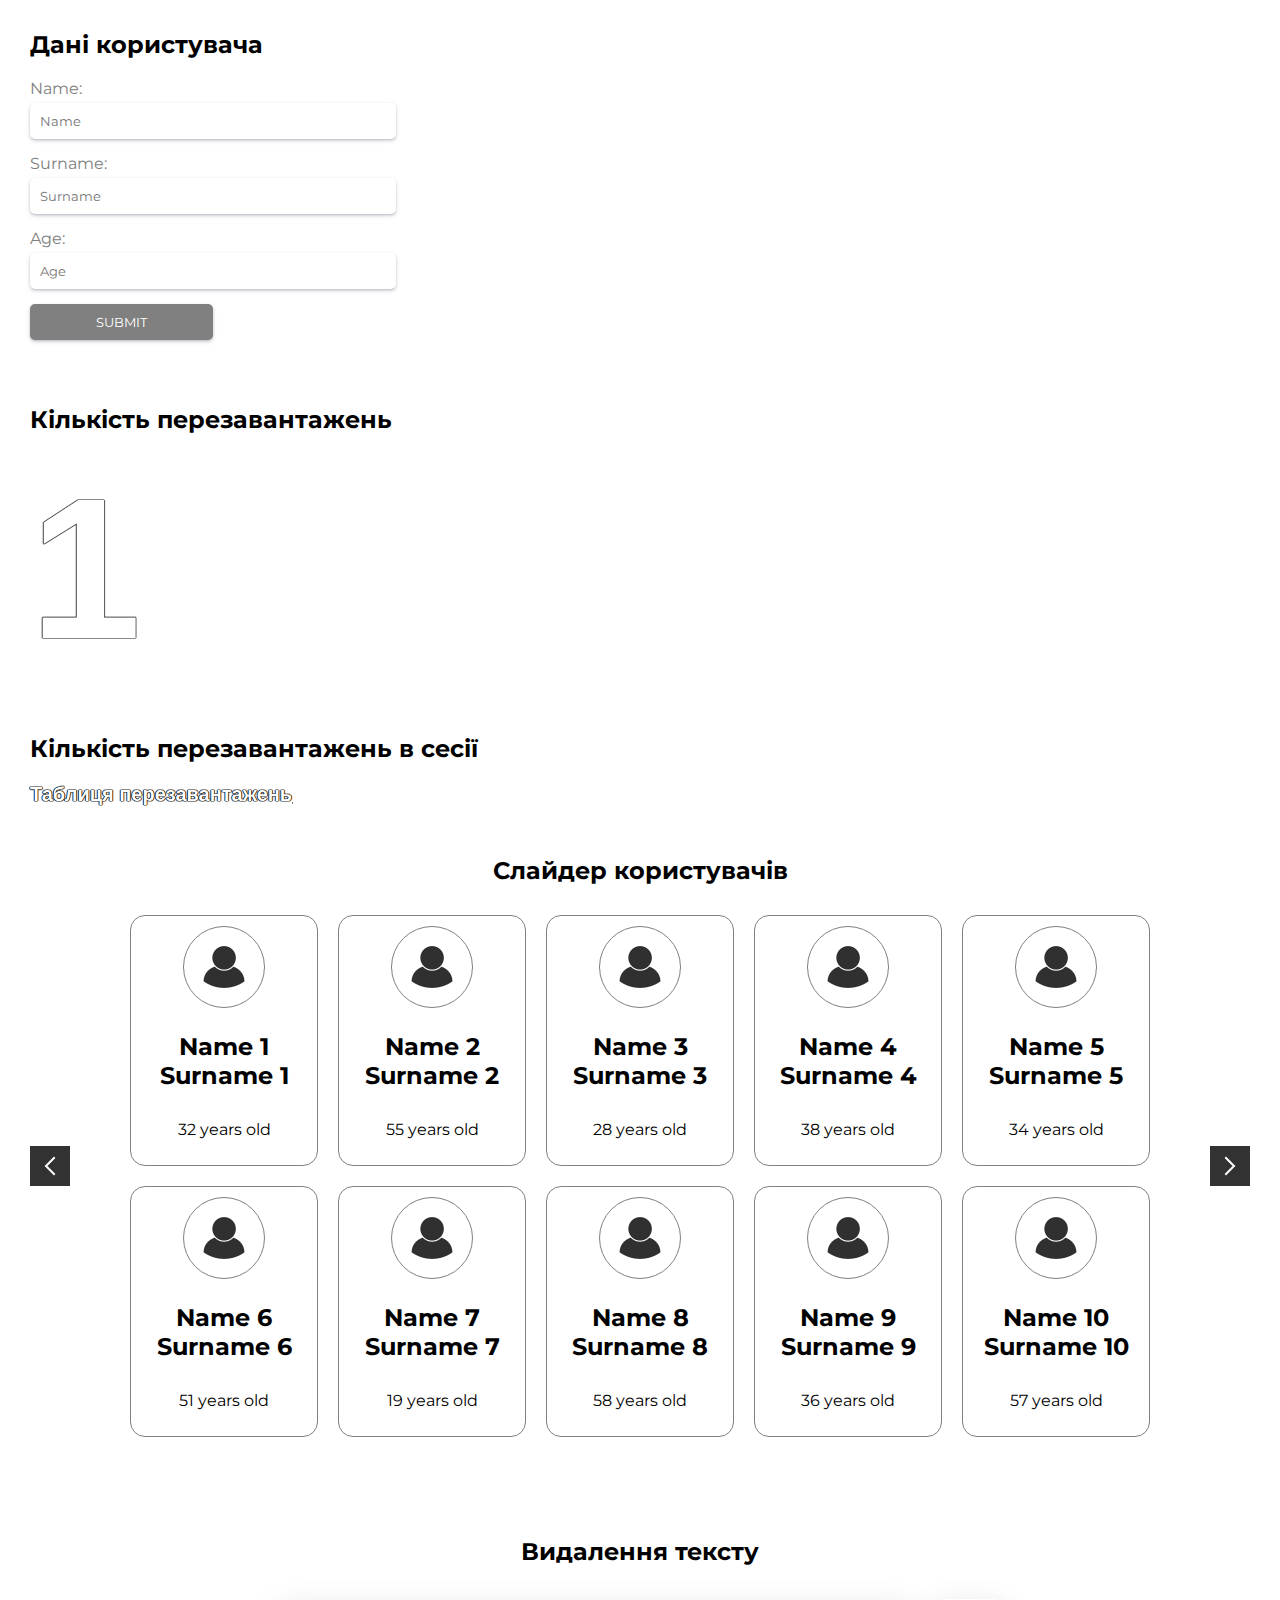
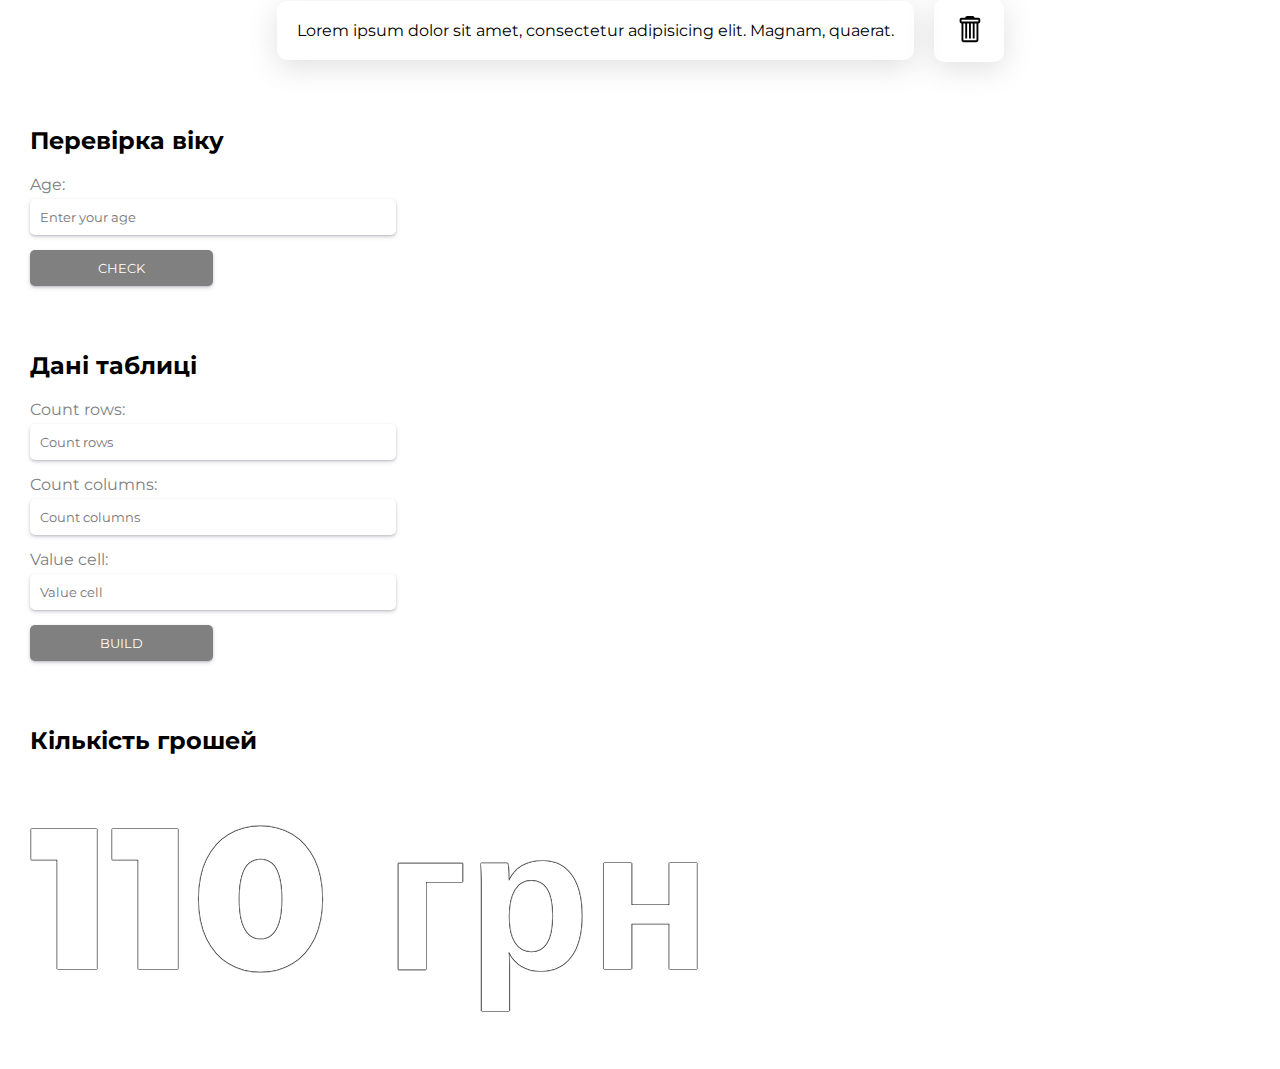
<file: Lesson_10/index.html>
<!doctype html>
<html lang="en">
<head>
    <meta charset="UTF-8">
    <meta name="viewport"
          content="width=device-width, user-scalable=no, initial-scale=1.0, maximum-scale=1.0, minimum-scale=1.0">
    <meta http-equiv="X-UA-Compatible" content="ie=edge">
    <title>Document</title>
    <link rel="stylesheet" href="styles/style.css">

    <link rel="preconnect" href="https://fonts.googleapis.com">
    <link rel="preconnect" href="https://fonts.gstatic.com" crossorigin>
    <link href="https://fonts.googleapis.com/css2?family=Montserrat:ital,wght@0,100..900;1,100..900&display=swap"
          rel="stylesheet">
</head>
<body>
<main>
    <section class="user-form">
        <h2>Дані користувача</h2>
        <form name="user_data">
            <label for="name">Name:</label>
            <input type="text" name="name" id="name" placeholder="Name">
            <label for="surname">Surname:</label>
            <input type="text" name="surname" id="surname" placeholder="Surname">
            <label for="age">Age:</label>
            <input type="number" name="age" id="age" placeholder="Age">
            <input type="submit" value="Submit">
        </form>

        <div class="output">
            <img src="./images/close.svg" class="close" alt="close">
            <img src="./images/user.png" class="user-image" alt="user">
            <p><strong>Name:</strong> <span id="user_name"></span></p>
            <p><strong>Surname:</strong> <span id="user_surname"></span></p>
            <p><strong>Age:</strong> <span id="user_age"></span></p>
        </div>
    </section>
    <section class="count-reload">
        <h2>Кількість перезавантажень</h2>
        <p id="reload_count">0</p>
    </section>
    <section class="table-reload">
        <h2>Кількість перезавантажень в сесії</h2>
        <a href="./sessions.html">Таблиця перезавантажень</a>
    </section>
    <section class="range-users">
        <h2>Слайдер користувачів</h2>
        <div id="wrap-users"></div>
        <img src="./images/arrow-left.svg" id="prev" class="btn" alt="arrow-left">
        <img src="./images/arrow-right.svg" id="next" class="btn" alt="arrow-right">
    </section>
    <section class="remove-text">
        <h2>Видалення тексту</h2>
        <div class="content">
            <p id="text">Lorem ipsum dolor sit amet, consectetur adipisicing elit. Magnam, quaerat.</p>
            <button id="removeBtn"></button>
        </div>
    </section>
    <section class="check-age">
        <h2>Перевірка віку</h2>
        <form name="check_user_age">
            <label for="customer_age">Age:</label>
            <input type="number" id="customer_age" min="0" placeholder="Enter your age">
            <input id="checkBtn" type="submit" value="Check">
        </form>
        <div class="wrap-modal-age">
            <div class="modal-age">
                <img src="./images/close.svg" class="close" alt="close">
                <img src="./images/check-mark.png" class="check-image" alt="user">
                <h3></h3>
            </div>
        </div>
    </section>
    <section class="user-form">
        <h2>Дані таблиці</h2>
        <form name="table_data">
            <label for="count_rows">Count rows:</label>
            <input type="number" min="1" name="count_rows" id="count_rows" placeholder="Count rows">
            <label for="count_columns">Count columns:</label>
            <input type="number" min="1" name="count_columns" id="count_columns" placeholder="Count columns">
            <label for="value_cell">Value cell:</label>
            <input type="text" name="value_cell" id="value_cell" placeholder="Value cell">
            <input type="submit" value="Build">
        </form>

        <div class="output-table"></div>
    </section>
    <section class="count-money">
        <h2>Кількість грошей</h2>
        <p id="reload_money"><span>100</span> грн</p>
    </section>
</main>


<script src="./scripts/main.js"></script>
</body>
</html>
</file>
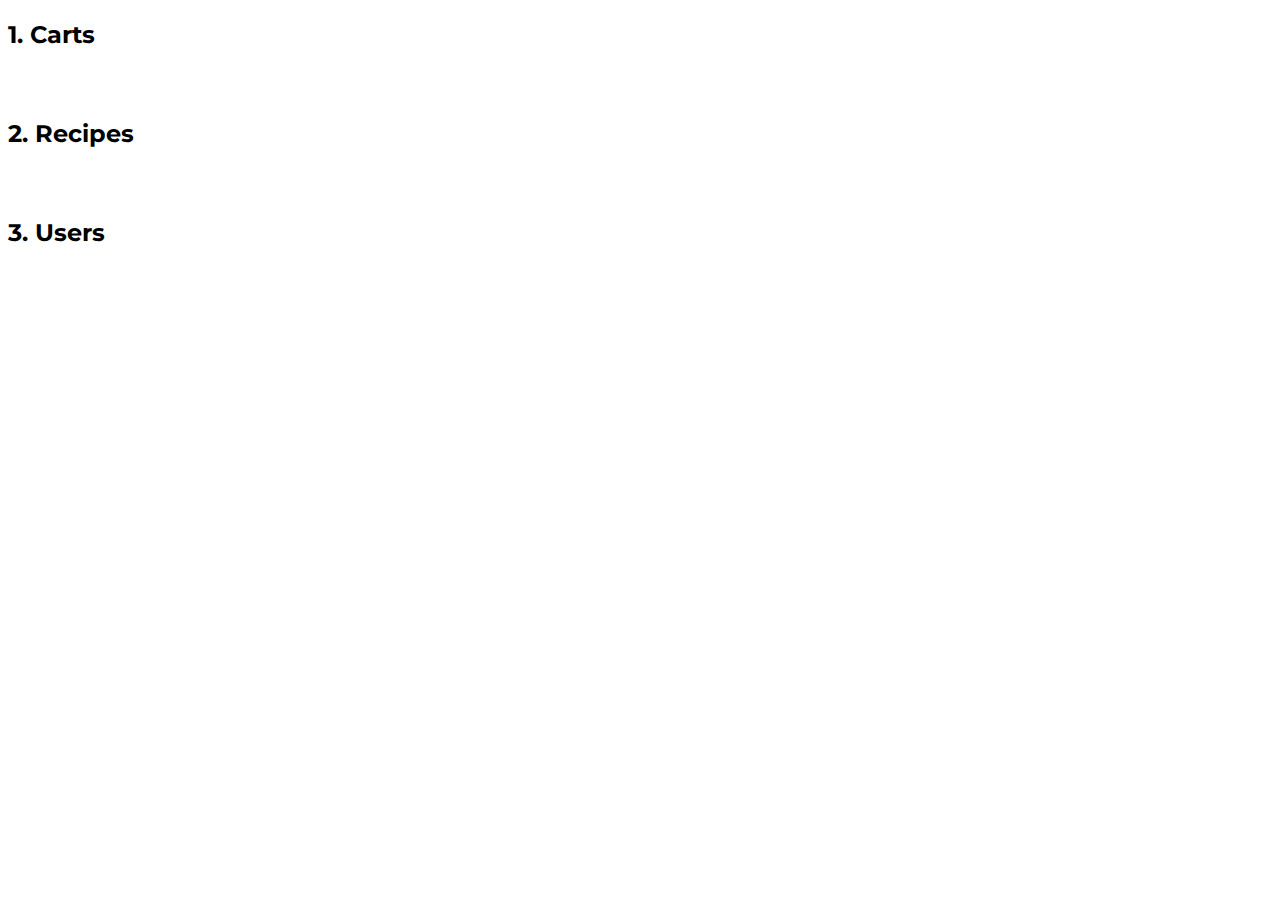
<file: Lesson_11/index.html>
<!doctype html>
<html lang="en">
<head>
    <meta charset="UTF-8">
    <meta name="viewport"
          content="width=device-width, user-scalable=no, initial-scale=1.0, maximum-scale=1.0, minimum-scale=1.0">
    <meta http-equiv="X-UA-Compatible" content="ie=edge">
    <title>Home work</title>
    <link rel="stylesheet" href="./styles/style.css">
    <link rel="preconnect" href="https://fonts.googleapis.com">
    <link rel="preconnect" href="https://fonts.gstatic.com" crossorigin>
    <link href="https://fonts.googleapis.com/css2?family=Montserrat:ital,wght@0,100..900;1,100..900&display=swap"
          rel="stylesheet">
</head>
<body>
<main>
    <section class="carts">
        <h2>1. Carts</h2>
        <div class="wrap-carts"></div>
        <div class="wrap-modal-cart">
            <div class="modal-cart">
                <img src="./images/close.svg" class="close" alt="close">
                <h2>Content cart</h2>
                <div class="products"></div>
            </div>
        </div>
    </section>
    <section class="recipes">
        <h2>2. Recipes</h2>
        <div class="wrap-recipes"></div>
    </section>
    <section class="users">
        <h2>3. Users</h2>
        <div class="wrap-users"></div>
    </section>
</main>
<script src="./scripts/main.js"></script>
</body>
</html>
</file>
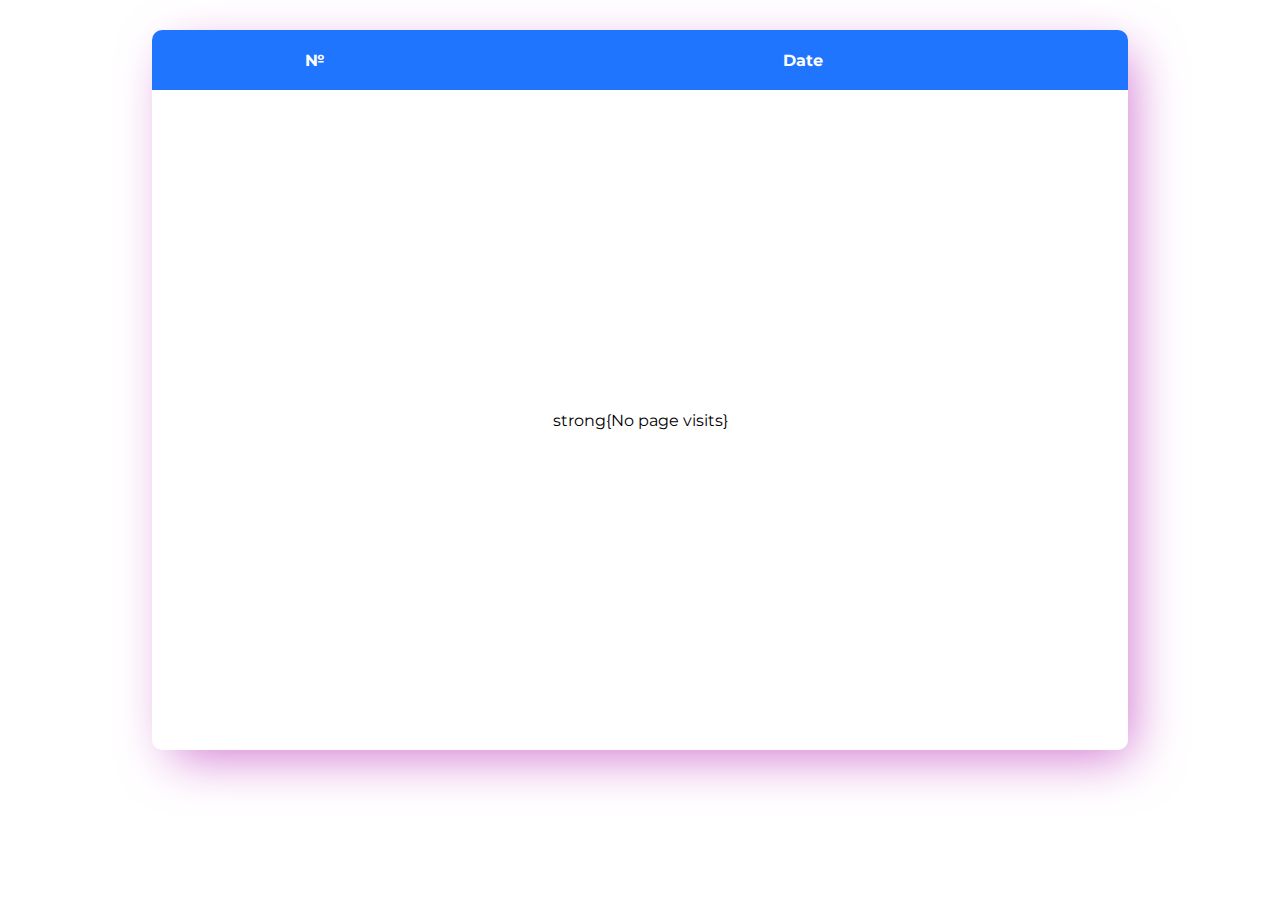
<file: Lesson_10/sessions.html>
<!doctype html>
<html lang="en">
<head>
    <meta charset="UTF-8">
    <meta name="viewport"
          content="width=device-width, user-scalable=no, initial-scale=1.0, maximum-scale=1.0, minimum-scale=1.0">
    <meta http-equiv="X-UA-Compatible" content="ie=edge">
    <title>Sessions</title>
    <link rel="stylesheet" href="./styles/style.css">

    <link rel="preconnect" href="https://fonts.googleapis.com">
    <link rel="preconnect" href="https://fonts.gstatic.com" crossorigin>
    <link href="https://fonts.googleapis.com/css2?family=Montserrat:ital,wght@0,100..900;1,100..900&display=swap" rel="stylesheet">
</head>
<body>
<main>
    <section class="visit-data">
        <table id="visit_table">
            <thead>
                <tr>
                    <th>№</th>
                    <th>Date</th>
                </tr>
            </thead>
            <tbody>
            </tbody>
        </table>
    </section>
</main>
<script src="./scripts/session.js"></script>
</body>
</html>
</file>
<file: Lesson_10/styles/style.css>
* {
    font-family: 'Montserrat', sans-serif;
    font-style: normal;
}

body {
    margin: 30px;
}

form {
    display: grid;
    width: 30%;
    margin-bottom: 50px;
}

form label {
    color: gray;
    margin-bottom: 5px;
}

form input {
    border: none;
    box-shadow: rgba(50, 50, 93, 0.25) 0px 2px 5px -1px, rgba(0, 0, 0, 0.3) 0px 1px 3px -1px;
    border-radius: 5px;
    padding: 10px;
    outline: none;
    margin-bottom: 15px;
}

form input[type="submit"] {
    background-color: gray;
    color: white;
    text-transform: uppercase;
    cursor: pointer;
    width: 50%;
    transition: all .2s ease-in-out;
}

form input[type="submit"]:hover {
    transform: scale(1.02);
}

.user-form .output {
    opacity: 0;
    box-shadow: rgba(0, 0, 0, 0.1) 0px 4px 6px -1px, rgba(0, 0, 0, 0.06) 0px 2px 4px -1px;
    border-radius: 5px;
    padding: 20px;
    width: 30%;
    position: absolute;
    z-index: 9;
    background-color: #fff;
    top: 50px;
    left: 35%;
    transition: all .5s ease-in-out;
}

.user-form .output.show {
    opacity: 1;
}

.user-form .output img.user-image {
    position: absolute;
    top: 20px;
    right: 80px;
    width: 80px;
    border: 1px solid gray;
    border-radius: 50%;
}

.user-form .output img.close {
    position: absolute;
    top: 20px;
    right: 30px;
    cursor: pointer;
    transition: all .5s ease-in-out;
}

.user-form .output img.close:hover {
    transform: scale(1.05);
}


/* Count reload */
.count-reload {
    margin: 50px 0;
}

.count-reload p#reload_count {
    font-family: 'Montserrat ExtraBold', sans-serif;
    font-size: 200px;
    font-weight: 800;
    line-height: normal;
    color: #ffffff;
    text-shadow: #000 0 0 1px, #000 0 0 1px, #000 0 0 1px, #000 0 0 1px, #000 0 0 1px, #000 0 0 1px;
    margin: 0;
}

/* Table reload */
.table-reload {
    margin: 50px 0;
}

.table-reload a {
    font-family: 'Montserrat ExtraBold', sans-serif;
    font-size: 20px;
    font-weight: 800;
    line-height: normal;
    color: #ffffff;
    text-shadow: #000 0 0 1px, #000 0 0 1px, #000 0 0 1px, #000 0 0 1px, #000 0 0 1px, #000 0 0 1px;
    margin: 0;
    transition: all .25s ease-in-out;
}

.table-reload a:hover {
    color: #000;
    text-shadow: none;
}

/* Sessions */
.visit-data, .table-data {
    display: flex;
    justify-content: center;
    align-items: center;
}

table {
    width: 80%;
    min-height: 80vh;
    border-collapse: collapse;
    text-align: center;
    border-radius: 10px;
    overflow: hidden;

    -webkit-box-shadow: 11px 15px 51px -9px rgba(209, 115, 209, 1);
    -moz-box-shadow: 11px 15px 51px -9px rgba(209, 115, 209, 1);
    box-shadow: 11px 15px 51px -9px rgba(209, 115, 209, 1);
}


table thead tr {
    height: 60px;
    background: #1F75FE;
    color: white;
}

table tbody tr:nth-child(even) {
    background: #7FFFD4;
}

tbody tr:hover {
    color: #16251C;
    background-color: #78DBE2;
    cursor: pointer;
}


/* Users */
.range-users {
    position: relative;
    padding: 0 100px;
    margin-bottom: 100px;
}

.range-users h2 {
    text-align: center;
    margin-bottom: 30px;
}

.range-users #wrap-users {
    display: grid;
    grid-template-columns: repeat(5, 1fr);
    gap: 20px;
    justify-content: center;
    align-items: center;
    text-align: center;
}

.range-users #wrap-users .user {
    border: 1px solid gray;
    border-radius: 15px;
    padding: 10px;
    transition: .5s;
}

.range-users #wrap-users .user:hover {
    box-shadow: rgba(0, 0, 0, 0.1) 0px 4px 6px -1px, rgba(0, 0, 0, 0.06) 0px 2px 4px -1px;
    transform: scale(1.05);
}

.range-users #wrap-users .user img {
    width: 80px;
    border: 1px solid gray;
    border-radius: 50%;
}

.range-users img.btn {
    cursor: pointer;
    transition: .5s;
    position: absolute;
    top: 50%;
    left: 0;
}

.range-users img.btn:last-of-type {
    right: 0;
    left: auto;
}

.range-users img.btn:hover {
    box-shadow: rgba(0, 0, 0, 0.1) 0px 4px 6px -1px, rgba(0, 0, 0, 0.06) 0px 2px 4px -1px;
    transform: scale(1.05);
}


/* Remove text */
.remove-text .content {
    display: flex;
    justify-content: center;
    align-items: center;
    gap: 20px;
    margin-bottom: 50px;
}

.remove-text h2 {
    text-align: center;
}

.remove-text button {
    background: none;
    border: none;
    cursor: pointer;
    box-shadow: rgba(100, 100, 111, 0.2) 0px 7px 29px 0px;
    border-radius: 10px;
    padding: 15px 10px;
    transition: .5s;
}

.remove-text button:hover {
    box-shadow: rgba(50, 50, 93, 0.25) 0px 30px 60px -12px, rgba(0, 0, 0, 0.3) 0px 18px 36px -18px;
    transform: scale(1.05);
}

.remove-text button:after {
    content: url("../images/garbage.svg");
    width: 50px;
    display: block;
}

.remove-text p {
    box-shadow: rgba(100, 100, 111, 0.2) 0px 7px 29px 0px;
    padding: 20px;
    border-radius: 10px;
}

/* Check age */
body:has(.modal-age.show) {
    overflow: hidden;
}
.wrap-modal-age{
    display: none;
    background: rgba(50, 50, 50, 0.1);
    backdrop-filter: blur(2.5px);
    height: 100vh;
    width: 100vw;
    min-height: fit-content;
    position: fixed;
    top: 0;
    left: 0;
    z-index: 9;
}

.wrap-modal-age:has(.modal-age.show){
    display: block;
}

.modal-age{
    position: absolute;
    top: 25%;
    left: 25%;
    width: 50%;
    height: 50%;
    border-radius: 30px;
    padding: 25px;

    background-color: #fff;
    display: grid;
    justify-content: center;
    align-items: center;
    text-align: center;
}


.modal-age img.close{
    position: absolute;
    top: 25px;
    right: 25px;
    cursor: pointer;
}

.modal-age img.check-image{
    max-width: 45%;
    text-align: center;
    margin: 0 auto;
}


/* Count reload */
.count-money {
    margin: 50px 0;
}

.count-money p#reload_money {
    font-family: 'Montserrat ExtraBold', sans-serif;
    font-size: 200px;
    font-weight: 800;
    line-height: normal;
    color: #ffffff;
    text-shadow: #000 0 0 1px, #000 0 0 1px, #000 0 0 1px, #000 0 0 1px, #000 0 0 1px, #000 0 0 1px;
    margin: 0;
}
</file>
<file: Lesson_11/styles/style.css>
* {
    font-family: 'Montserrat', sans-serif;
    font-style: normal;
}

a {
    text-decoration: none;
    color: black;
}

main section {
    margin-bottom: 50px;
}

/* Carts */
.wrap-carts {
    display: grid;
    grid-template-columns: repeat(5, 1fr);
    gap: 10px;
    justify-content: center;
    align-items: center;
}

.wrap-carts .cart {
    display: grid;
    cursor: pointer;
    box-shadow: rgba(149, 157, 165, 0.2) 0px 8px 24px;
    border-radius: 15px;
    position: relative;
    padding: 20px;
}

.wrap-carts .cart > img {
    transition: all .5s;
}

.wrap-carts .cart:hover {
    box-shadow: rgba(100, 100, 111, 0.2) 0px 7px 29px 0px;
}

.wrap-carts .cart:hover > img, .wrap-carts .cart:hover .cart-info p:before {
    transform: scale(1.15);
}


.wrap-carts .cart h2 {
    font-family: 'Montserrat ExtraBold', sans-serif;
    font-size: 30px;
    font-weight: 800;
    line-height: normal;
    color: #ffffff;
    text-shadow: #000 0 0 1px, #000 0 0 1px, #000 0 0 1px, #000 0 0 1px, #000 0 0 1px, #000 0 0 1px;
}

.wrap-carts .cart .cart-info {
    display: grid;
    grid-template-columns: repeat(2, 1fr);
}

.wrap-carts .cart .cart-info p {
    position: relative;
    padding-left: 30px;
}

.wrap-carts .cart .cart-info p:before {
    transition: all .5s;
    content: '';
    background-repeat: no-repeat;
    background-position: center;
    background-size: contain;
    position: absolute;
    left: 0;
    top: 0;
    display: block;
    width: 20px;
    height: 20px;
    color: #202124;
}

.wrap-carts .cart .cart-info .total:before {
    background-image: url(../images/money.svg);
}

.wrap-carts .cart .cart-info .discountedTotal:before {
    background-image: url(../images/discount.svg);
}

.wrap-carts .cart .cart-info .userId:before {
    background-image: url(../images/user.svg);
}

.wrap-carts .cart .cart-info .totalProducts:before {
    background-image: url(../images/product.svg);
}

.wrap-carts .cart > img {
    width: 50%;
    justify-self: center;
}


.wrap-modal-cart {
    display: none;
    background: rgba(50, 50, 50, 0.1);
    backdrop-filter: blur(2.5px);
    height: 100vh;
    width: 100vw;
    min-height: fit-content;
    position: fixed;
    top: 0;
    left: 0;
    z-index: 9;
}

.wrap-modal-cart:has(.modal-cart.show) {
    display: block;
}

.modal-cart {
    position: absolute;
    top: 5%;
    left: 8%;
    width: 80%;
    height: 80%;
    border-radius: 30px;
    padding: 25px;

    background-color: #fff;
    display: grid;
    justify-content: center;
    align-items: center;
    text-align: center;
    gap: 10px;
    overflow: scroll;
}


.modal-cart h2 {
    font-family: 'Montserrat ExtraBold', sans-serif;
    font-size: 30px;
    font-weight: 800;
    line-height: normal;
    color: #ffffff;
    text-shadow: #000 0 0 1px, #000 0 0 1px, #000 0 0 1px, #000 0 0 1px, #000 0 0 1px, #000 0 0 1px;
}


.modal-cart img.close {
    position: absolute;
    top: 25px;
    right: 25px;
    cursor: pointer;
}


.modal-cart .products {
    display: grid;
    grid-template-columns: repeat(3, 1fr);
    gap: 10px;
    justify-content: center;
    align-items: center;
}

.modal-cart .products .product {
    box-shadow: rgba(149, 157, 165, 0.2) 0px 8px 24px;
    border-radius: 15px;
    position: relative;
}

.modal-cart .products .product .content-product {
    padding: 10px;
}

.modal-cart .products .product .content-product h3 {
    text-align: center;
}

.modal-cart .products .product img {
    border-radius: 15px 15px 0 0;
    width: 100%;
}

.modal-cart .products .product img.discount {
    width: 50px;
    position: absolute;
    right: 20px;
    top: 5px;
}

.modal-cart .products .product img.cross {
    width: 50px;
    position: absolute;
    left: 20px;
    top: 5px;
    z-index: 9;
    opacity: .8;
}

.modal-cart .products .product .discountPercentage {
    position: absolute;
    right: 40px;
    top: -5px;
    font-weight: bold;
    font-size: 18px;
    color: #fff;
    font-family: 'Montserrat ExtraBold', sans-serif;
    line-height: normal;
    text-shadow: #000 0 0 1px, #000 0 0 1px, #000 0 0 1px, #000 0 0 1px, #000 0 0 1px, #000 0 0 1px;
}

.modal-cart .products .product .total {
    position: absolute;
    left: 20px;
    top: -15px;
    font-family: 'Montserrat ExtraBold', sans-serif;
    font-size: 30px;
    font-weight: 800;
    line-height: normal;
    color: #ffffff;
    text-shadow: #000 0 0 1px, #000 0 0 1px, #000 0 0 1px, #000 0 0 1px, #000 0 0 1px, #000 0 0 1px;
    text-decoration: line-through;
}

.modal-cart .products .product .product-total {
    position: absolute;
    left: 20px;
    bottom: 65px;
    font-family: 'Montserrat ExtraBold', sans-serif;
    font-size: 30px;
    font-weight: 800;
    line-height: normal;
    color: #ffffff;
    text-shadow: #000 0 0 1px, #000 0 0 1px, #000 0 0 1px, #000 0 0 1px, #000 0 0 1px, #000 0 0 1px;
    text-align: center;
}

/* Recipes */

.wrap-recipes {
    display: grid;
    grid-template-columns: repeat(4, 1fr);
    gap: 20px;
    justify-content: center;
}

.wrap-recipes .recipe {
    box-shadow: rgba(149, 157, 165, 0.2) 0px 8px 24px;
    border-radius: 15px;
}

.wrap-recipes .recipe > img {
    width: 100%;
    object-fit: cover;
    border-radius: 15px 15px 0 0;
}

.wrap-recipes .recipe .recipe-content {
    padding: 20px;
}

/* Users */

.wrap-users {
    display: grid;
    grid-template-columns: repeat(4, 1fr);
    gap: 20px;
    justify-content: center;
}

.wrap-users .user {
    box-shadow: rgba(149, 157, 165, 0.2) 0px 8px 24px;
    border-radius: 15px;
    padding: 20px;
    cursor: pointer;
    display: grid;
    justify-content: center;
    align-items: center;
    text-decoration: none;
    color: #000000;
}

.wrap-users .user > img {
    width: 50%;
    object-fit: cover;
    border-radius: 15px 15px 0 0;
    justify-self: center;
}

.wrap-users .user .recipe-content {
    padding: 20px;
}

.wrap-users .user > img {
    transition: all .5s;
}

.wrap-users .user:hover {
    box-shadow: rgba(100, 100, 111, 0.2) 0px 7px 29px 0px;
}

.wrap-users .user:hover > img {
    transform: scale(1.15);
}

/* Content user */
.content-user {
    padding: 20px 100px;
    display: grid;
    grid-template-columns: 300px 1fr;
    justify-content: center;
    gap: 20px;
}

.content-user a {
    font-weight: bold;
}

.content-user a:hover {
    color: #ffffff;
    text-shadow: #000 0 0 1px, #000 0 0 1px, #000 0 0 1px, #000 0 0 1px, #000 0 0 1px, #000 0 0 1px;
}

.content-user .wrap-additional-info {
    display: grid;
    grid-template-columns: repeat(2, 1fr);
}
</file>
